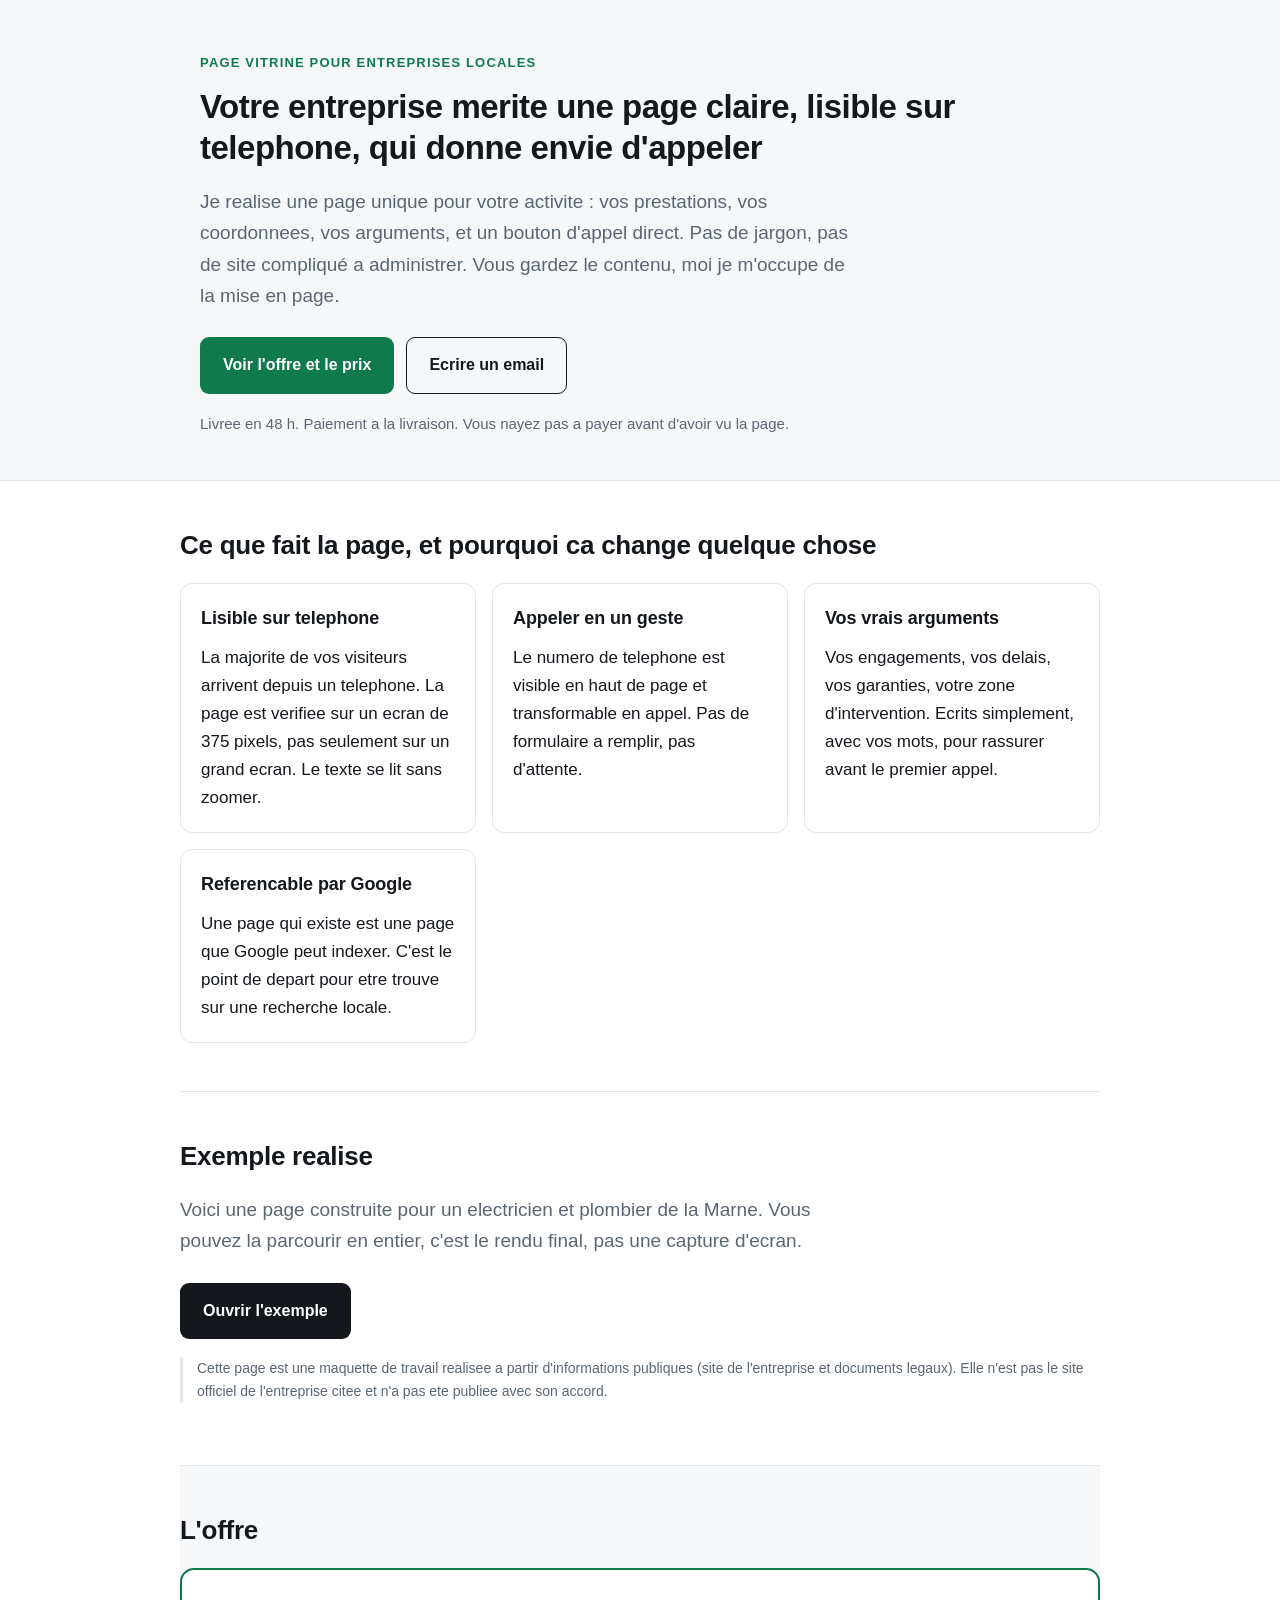
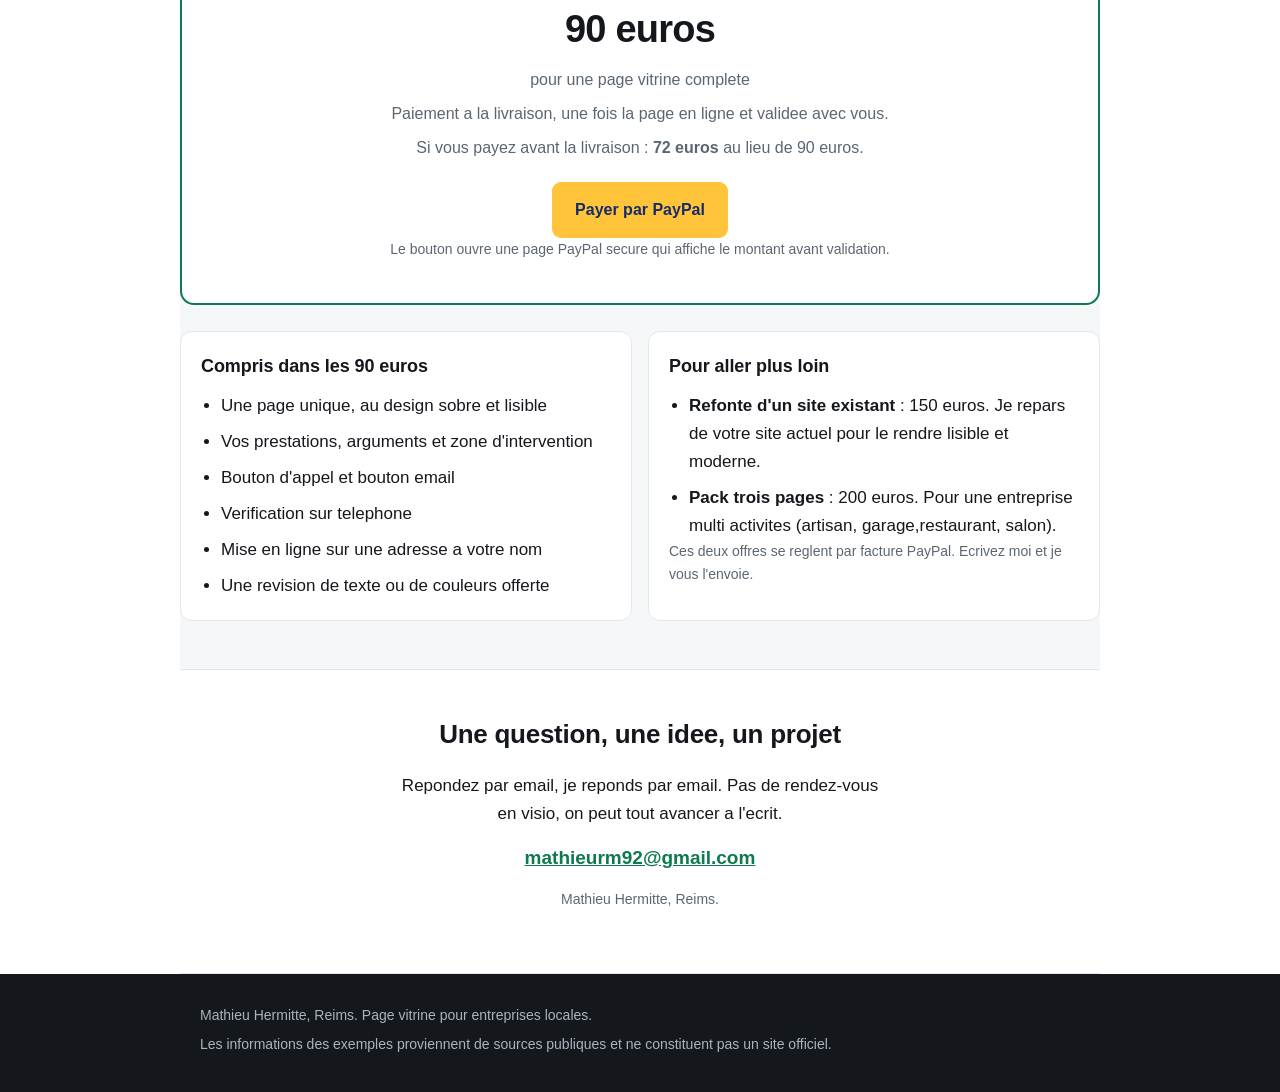
<file: index.html>
<!DOCTYPE html>
<html lang="fr">
<head>
<meta charset="utf-8">
<meta name="viewport" content="width=device-width, initial-scale=1.0">
<title>Mathieu Hermitte, creation de page vitrine pour artisans</title>
<meta name="description" content="Page vitrine claire et rapide pour votre entreprise locale. 90 euros, paiement a la livraison. Exemple realise en une journee.">
<link rel="stylesheet" href="style.css">
</head>
<body>

<header class="head">
  <div class="wrap">
    <p class="kicker">Page vitrine pour entreprises locales</p>
    <h1>Votre entreprise merite une page claire, lisible sur telephone, qui donne envie d'appeler</h1>
    <p class="lead">
      Je realise une page unique pour votre activite : vos prestations, vos
      coordonnees, vos arguments, et un bouton d'appel direct. Pas de jargon,
      pas de site compliqué a administrer. Vous gardez le contenu, moi je m'occupe de la mise en page.
    </p>
    <div class="actions">
      <a class="btn btn-primary" href="#offre">Voir l'offre et le prix</a>
      <a class="btn btn-ghost" href="mailto:mathieurm92@gmail.com?subject=Demande%20de%20page%20vitrine">Ecrire un email</a>
    </div>
    <p class="reassure">Livree en 48 h. Paiement a la livraison. Vous nayez pas a payer avant d'avoir vu la page.</p>
  </div>
</header>

<section class="wrap block">
  <h2>Ce que fait la page, et pourquoi ca change quelque chose</h2>
  <div class="grid">
    <article class="card">
      <h3>Lisible sur telephone</h3>
      <p>La majorite de vos visiteurs arrivent depuis un telephone. La page est verifiee sur un ecran de 375 pixels, pas seulement sur un grand ecran. Le texte se lit sans zoomer.</p>
    </article>
    <article class="card">
      <h3>Appeler en un geste</h3>
      <p>Le numero de telephone est visible en haut de page et transformable en appel. Pas de formulaire a remplir, pas d'attente.</p>
    </article>
    <article class="card">
      <h3>Vos vrais arguments</h3>
      <p>Vos engagements, vos delais, vos garanties, votre zone d'intervention. Ecrits simplement, avec vos mots, pour rassurer avant le premier appel.</p>
    </article>
    <article class="card">
      <h3>Referencable par Google</h3>
      <p>Une page qui existe est une page que Google peut indexer. C'est le point de depart pour etre trouve sur une recherche locale.</p>
    </article>
  </div>
</section>

<section class="wrap block">
  <h2>Exemple realise</h2>
  <p class="lead">
    Voici une page construite pour un electricien et plombier de la Marne.
    Vous pouvez la parcourir en entier, c'est le rendu final, pas une capture d'ecran.
  </p>
  <p>
    <a class="btn btn-dark" href="exemple-ay-electricite/index.html">Ouvrir l'exemple</a>
  </p>
  <p class="disclaimer">
    Cette page est une maquette de travail realisee a partir d'informations
    publiques (site de l'entreprise et documents legaux). Elle n'est pas le site
    officiel de l'entreprise citee et n'a pas ete publiee avec son accord.
  </p>
</section>

<section class="wrap block offer" id="offre">
  <h2>L'offre</h2>

  <div class="price-card">
    <p class="price"><span class="amount">90 euros</span> <span class="ttc">pour une page vitrine complete</span></p>
    <p class="price-sub">Paiement a la livraison, une fois la page en ligne et validee avec vous.</p>
    <p class="price-sub">Si vous payez avant la livraison : <strong>72 euros</strong> au lieu de 90 euros.</p>
    <p class="actions">
      <a class="btn btn-pay" href="https://www.paypal.com/ncp/payment/W67Z2SZAMKWU8" rel="noopener">Payer par PayPal</a>
    </p>
    <p class="small">Le bouton ouvre une page PayPal secure qui affiche le montant avant validation.</p>
  </div>

  <div class="grid grid-2">
    <article class="card">
      <h3>Compris dans les 90 euros</h3>
      <ul>
        <li>Une page unique, au design sobre et lisible</li>
        <li>Vos prestations, arguments et zone d'intervention</li>
        <li>Bouton d'appel et bouton email</li>
        <li>Verification sur telephone</li>
        <li>Mise en ligne sur une adresse a votre nom</li>
        <li>Une revision de texte ou de couleurs offerte</li>
      </ul>
    </article>
    <article class="card">
      <h3>Pour aller plus loin</h3>
      <ul>
        <li><strong>Refonte d'un site existant</strong> : 150 euros. Je repars de votre site actuel pour le rendre lisible et moderne.</li>
        <li><strong>Pack trois pages</strong> : 200 euros. Pour une entreprise multi activites (artisan, garage,restaurant, salon).</li>
      </ul>
      <p class="small">Ces deux offres se reglent par facture PayPal. Ecrivez moi et je vous l'envoie.</p>
    </article>
  </div>
</section>

<section class="wrap block contact-band">
  <h2>Une question, une idee, un projet</h2>
  <p>
    Repondez par email, je reponds par email. Pas de rendez-vous en
    visio, on peut tout avancer a l'ecrit.
  </p>
  <p class="mail"><a href="mailto:mathieurm92@gmail.com">mathieurm92@gmail.com</a></p>
  <p class="small">Mathieu Hermitte, Reims.</p>
</section>

<footer class="foot">
  <div class="wrap">
    <p>Mathieu Hermitte, Reims. Page vitrine pour entreprises locales.</p>
    <p>Les informations des exemples proviennent de sources publiques et ne constituent pas un site officiel.</p>
  </div>
</footer>

</body>
</html>
</file>
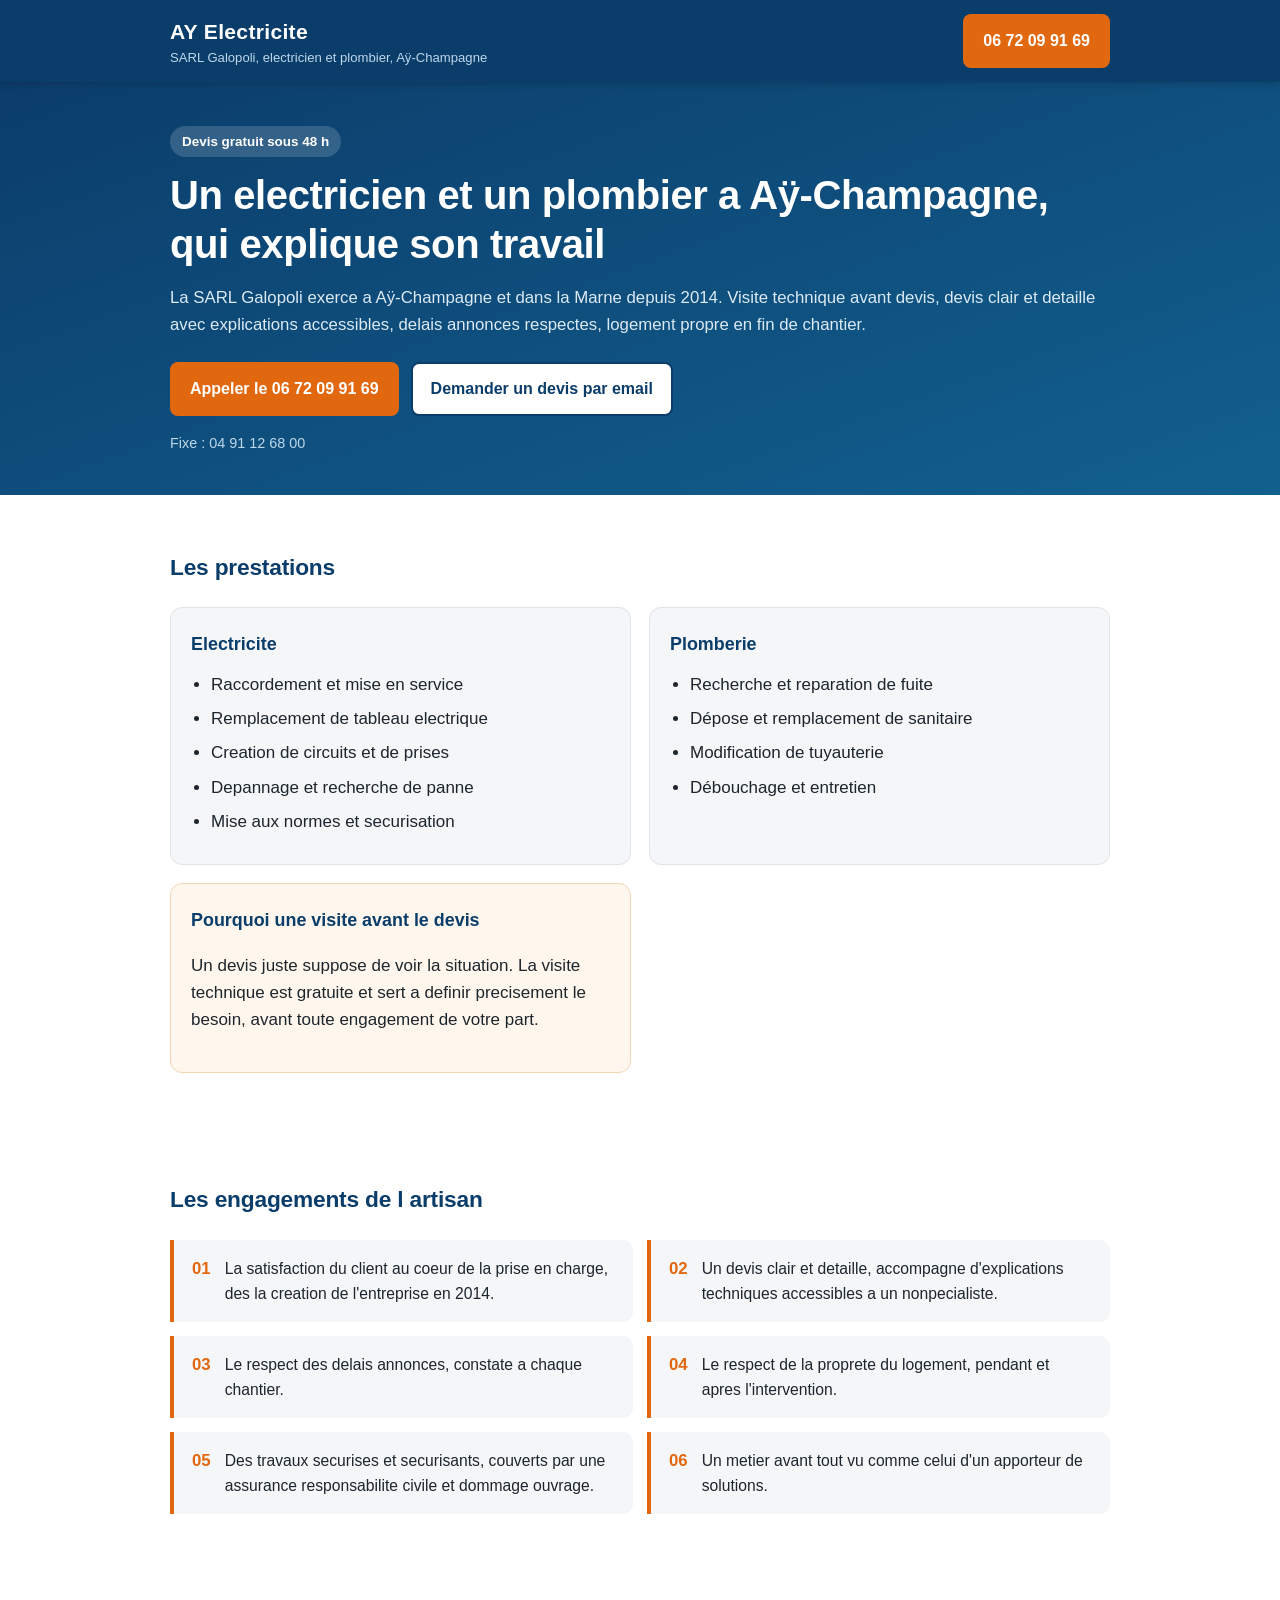
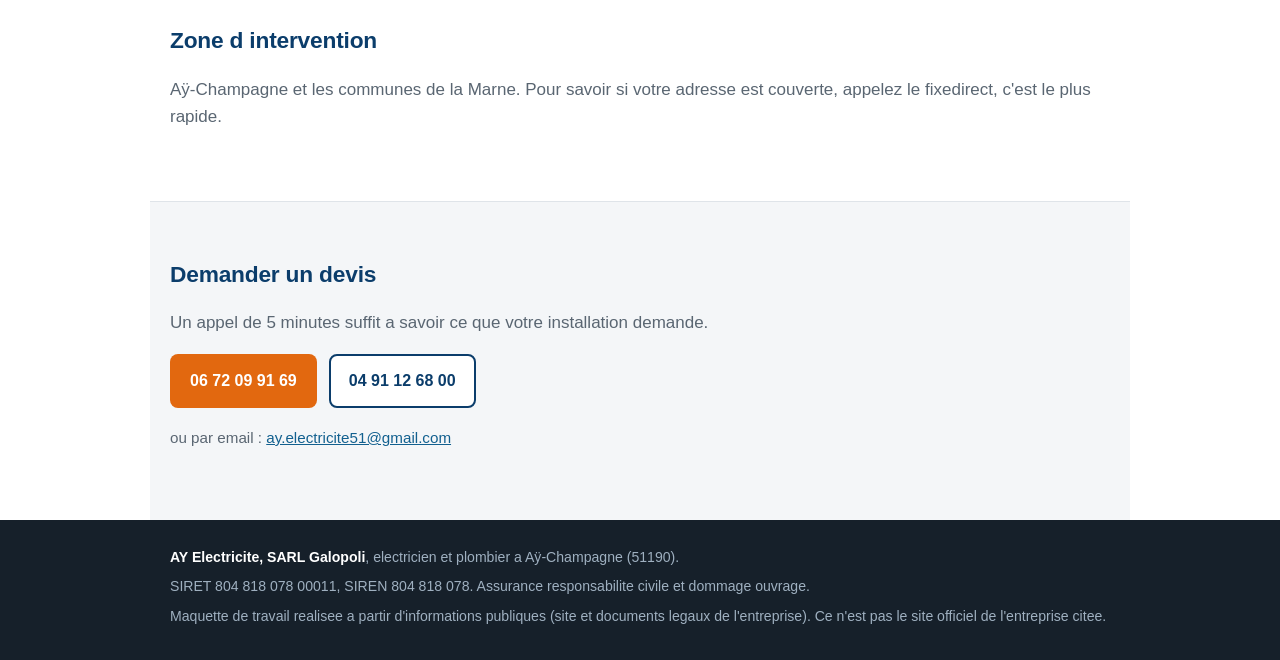
<file: exemple-ay-electricite/index.html>
<!DOCTYPE html>
<html lang="fr">
<head>
<meta charset="utf-8">
<meta name="viewport" content="width=device-width, initial-scale=1.0">
<title>AY Electricite, SARL Galopoli, electricien et plombier a Aÿ-Champagne</title>
<meta name="description" content="Electricien et plombier a Aÿ-Champagne et dans la Marne. Devis clair et detaille, delais respectes, travaux assures. SARL Galopoli, SIRET 804 818 078 00011.">
<link rel="stylesheet" href="style.css">
</head>
<body>

<header class="site-head">
  <div class="wrap head-inner">
    <div class="brand">
      <span class="brand-name">AY Electricite</span>
      <span class="brand-sub">SARL Galopoli, electricien et plombier, Aÿ-Champagne</span>
    </div>
    <a class="btn btn-call" href="tel:+33672099169">06 72 09 91 69</a>
  </div>
</header>

<main>

  <section class="hero">
    <div class="wrap">
      <p class="eyebrow">Devis gratuit sous 48 h</p>
      <h1>Un electricien et un plombier a Aÿ-Champagne, qui explique son travail</h1>
      <p class="lead">
        La SARL Galopoli exerce a Aÿ-Champagne et dans la Marne depuis 2014.
        Visite technique avant devis, devis clair et detaille avec explications
        accessibles, delais annonces respectes, logement propre en fin de chantier.
      </p>
      <div class="hero-actions">
        <a class="btn btn-primary" href="tel:+33672099169">Appeler le 06 72 09 91 69</a>
        <a class="btn btn-ghost" href="mailto:ay.electricite51@gmail.com?subject=Demande%20de%20devis">Demander un devis par email</a>
      </div>
      <p class="fixe">Fixe : 04 91 12 68 00</p>
    </div>
  </section>

  <section class="wrap block">
    <h2>Les prestations</h2>
    <div class="grid">
      <article class="card">
        <h3>Electricite</h3>
        <ul>
          <li>Raccordement et mise en service</li>
          <li>Remplacement de tableau electrique</li>
          <li>Creation de circuits et de prises</li>
          <li>Depannage et recherche de panne</li>
          <li>Mise aux normes et securisation</li>
        </ul>
      </article>
      <article class="card">
        <h3>Plomberie</h3>
        <ul>
          <li>Recherche et reparation de fuite</li>
          <li>Dépose et remplacement de sanitaire</li>
          <li>Modification de tuyauterie</li>
          <li>Débouchage et entretien</li>
        </ul>
      </article>
      <article class="card card-accent">
        <h3>Pourquoi une visite avant le devis</h3>
        <p>
          Un devis juste suppose de voir la situation. La visite technique est
          gratuite et sert a definir precisement le besoin, avant toute
          engagement de votre part.
        </p>
      </article>
    </div>
  </section>

  <section class="wrap block">
    <h2>Les engagements de l artisan</h2>
    <div class="engagements">
      <div class="eng">
        <span class="eng-num">01</span>
        <p>La satisfaction du client au coeur de la prise en charge, des la creation de l'entreprise en 2014.</p>
      </div>
      <div class="eng">
        <span class="eng-num">02</span>
        <p>Un devis clair et detaille, accompagne d'explications techniques accessibles a un nonpecialiste.</p>
      </div>
      <div class="eng">
        <span class="eng-num">03</span>
        <p>Le respect des delais annonces, constate a chaque chantier.</p>
      </div>
      <div class="eng">
        <span class="eng-num">04</span>
        <p>Le respect de la proprete du logement, pendant et apres l'intervention.</p>
      </div>
      <div class="eng">
        <span class="eng-num">05</span>
        <p>Des travaux securises et securisants, couverts par une assurance responsabilite civile et dommage ouvrage.</p>
      </div>
      <div class="eng">
        <span class="eng-num">06</span>
        <p>Un metier avant tout vu comme celui d'un apporteur de solutions.</p>
      </div>
    </div>
  </section>

  <section class="wrap block">
    <h2>Zone d intervention</h2>
    <p>
      Aÿ-Champagne et les communes de la Marne. Pour savoir si votre adresse est
      couverte, appelez le fixedirect, c'est le plus rapide.
    </p>
  </section>

  <section class="wrap block contact-band">
    <h2>Demander un devis</h2>
    <p>Un appel de 5 minutes suffit a savoir ce que votre installation demande.</p>
    <div class="hero-actions">
      <a class="btn btn-primary" href="tel:+33672099169">06 72 09 91 69</a>
      <a class="btn btn-ghost" href="tel:+33491126800">04 91 12 68 00</a>
    </div>
    <p class="mail">ou par email : <a href="mailto:ay.electricite51@gmail.com">ay.electricite51@gmail.com</a></p>
  </section>

</main>

<footer class="site-foot">
  <div class="wrap">
    <p><strong>AY Electricite, SARL Galopoli</strong>, electricien et plombier a Aÿ-Champagne (51190).</p>
    <p>SIRET 804 818 078 00011, SIREN 804 818 078. Assurance responsabilite civile et dommage ouvrage.</p>
    <p>Maquette de travail realisee a partir d'informations publiques (site et documents legaux de l'entreprise). Ce n'est pas le site officiel de l'entreprise citee.</p>
  </div>
</footer>

</body>
</html>
</file>
<file: style.css>
:root{
  --ink:#14181d;
  --muted:#5b6672;
  --line:#e2e7ec;
  --bg:#ffffff;
  --soft:#f5f7f9;
  --accent:#0f7a4d;
  --accent-dark:#0b5c3a;
  --dark:#14181d;
}

*{box-sizing:border-box;}

html{
  -webkit-text-size-adjust:100%;
}

body{
  margin:0;
  font-family:-apple-system,BlinkMacSystemFont,"Segoe UI",Roboto,Helvetica,Arial,sans-serif;
  color:var(--ink);
  background:var(--bg);
  font-size:17px;
  line-height:1.65;
  overflow-wrap:break-word;
}

img{
  max-width:100%;
  height:auto;
}

.wrap{
  max-width:920px;
  margin:0 auto;
  padding:0 20px;
}

.head{
  background:var(--soft);
  border-bottom:1px solid var(--line);
  padding:52px 0 44px;
}

.kicker{
  text-transform:uppercase;
  letter-spacing:.09em;
  font-size:13px;
  font-weight:700;
  color:var(--accent);
  margin:0 0 14px;
}

h1{
  font-size:33px;
  line-height:1.22;
  margin:0 0 18px;
  letter-spacing:-.015em;
}

.lead{
  font-size:19px;
  color:var(--muted);
  margin:0 0 26px;
  max-width:62ch;
}

.reassure{
  font-size:15px;
  color:var(--muted);
  margin:18px 0 0;
}

.block{
  padding:48px 0;
  border-bottom:1px solid var(--line);
}

h2{
  font-size:26px;
  line-height:1.3;
  margin:0 0 20px;
  letter-spacing:-.01em;
}

h3{
  font-size:18px;
  margin:0 0 10px;
  letter-spacing:-.005em;
}

p{
  margin:0 0 14px;
}

.grid{
  display:grid;
  grid-template-columns:repeat(auto-fit,minmax(230px,1fr));
  gap:16px;
  margin-top:20px;
}

.grid-2{
  grid-template-columns:1fr;
}

@media (min-width:680px){
  .grid-2{
    grid-template-columns:1fr 1fr;
  }
}

.card{
  background:var(--bg);
  border:1px solid var(--line);
  border-radius:12px;
  padding:20px;
}

.card p:last-child{
  margin-bottom:0;
}

.card ul{
  margin:0;
  padding-left:20px;
}

.card li{
  margin-bottom:8px;
}

.card li:last-child{
  margin-bottom:0;
}

.actions{
  display:flex;
  flex-wrap:wrap;
  gap:12px;
  margin:22px 0 0;
}

.btn{
  display:inline-block;
  padding:14px 22px;
  border-radius:9px;
  font-size:16px;
  font-weight:600;
  text-decoration:none;
  border:1px solid transparent;
  text-align:center;
}

.btn-primary{
  background:var(--accent);
  color:#fff;
}

.btn-primary:hover{
  background:var(--accent-dark);
}

.btn-ghost{
  background:transparent;
  color:var(--ink);
  border-color:var(--ink);
}

.btn-dark{
  background:var(--dark);
  color:#fff;
}

.btn-pay{
  background:#ffc439;
  color:#142c69;
}

.offer{
  background:var(--soft);
}

.price-card{
  background:var(--bg);
  border:2px solid var(--accent);
  border-radius:14px;
  padding:28px 22px;
  margin:0 0 26px;
  text-align:center;
}

.price{
  margin:0 0 8px;
}

.amount{
  font-size:38px;
  font-weight:800;
  letter-spacing:-.02em;
  color:var(--ink);
}

.ttc{
  font-size:16px;
  color:var(--muted);
  display:block;
  margin-top:6px;
}

.price-sub{
  margin:0 0 8px;
  color:var(--muted);
  font-size:16px;
}

.price-card .actions{
  justify-content:center;
  margin-top:20px;
}

.small{
  font-size:14px;
  color:var(--muted);
}

.disclaimer{
  font-size:14px;
  color:var(--muted);
  border-left:3px solid var(--line);
  padding-left:14px;
  margin-top:18px;
}

.contact-band{
  text-align:center;
}

.contact-band p{
  max-width:52ch;
  margin-left:auto;
  margin-right:auto;
}

.mail a{
  color:var(--accent);
  font-weight:600;
  font-size:19px;
}

.foot{
  background:var(--dark);
  color:#aab4be;
  padding:30px 0;
  font-size:14px;
}

.foot p{
  margin:0 0 6px;
}

@media (max-width:520px){
  h1{
    font-size:27px;
  }

  h2{
    font-size:22px;
  }

  .lead{
    font-size:17px;
  }

  .amount{
    font-size:32px;
  }

  .btn{
    width:100%;
  }
}
</file>
<file: exemple-ay-electricite/style.css>
/* AY Electricite, SARL Galopoli : feuille de style mobile d'abord.
   Objectif : 0 px de debordement sur un ecran de 375 px. */

:root {
  --bleu: #0b3d6b;
  --bleu-clair: #12608f;
  --orange: #e2680f;
  --gris: #5a6672;
  --fond: #f4f6f8;
  --trait: #dfe4e9;
}

* { box-sizing: border-box; }

html, body {
  margin: 0;
  padding: 0;
  max-width: 100%;
  overflow-x: hidden;
}

body {
  font-family: "Segoe UI", Roboto, "Helvetica Neue", Arial, sans-serif;
  font-size: 17px;
  line-height: 1.6;
  color: #1d252d;
  background: #fff;
}

.wrap {
  width: 100%;
  max-width: 980px;
  margin: 0 auto;
  padding: 0 20px;
}

/* ---------- en tete ---------- */

.site-head {
  background: var(--bleu);
  color: #fff;
  padding: 14px 0;
  position: sticky;
  top: 0;
  z-index: 10;
  box-shadow: 0 2px 8px rgba(0, 0, 0, .18);
}

.head-inner {
  display: flex;
  flex-wrap: wrap;
  align-items: center;
  justify-content: space-between;
  gap: 10px;
}

.brand { min-width: 0; }

.brand-name {
  display: block;
  font-size: 1.32rem;
  font-weight: 700;
  letter-spacing: .3px;
}

.brand-sub {
  display: block;
  font-size: .82rem;
  color: #bcd7ea;
  line-height: 1.35;
}

/* ---------- boutons ---------- */

.btn {
  display: inline-block;
  padding: 12px 18px;
  border-radius: 8px;
  font-weight: 600;
  font-size: 1rem;
  text-decoration: none;
  text-align: center;
  border: 2px solid transparent;
}

.btn-call { background: var(--orange); color: #fff; white-space: nowrap; }

.btn-primary { background: var(--orange); color: #fff; }

.btn-ghost {
  background: #fff;
  color: var(--bleu);
  border-color: var(--bleu);
}

/* ---------- bloc d'accueil ---------- */

.hero {
  background: linear-gradient(160deg, var(--bleu) 0%, var(--bleu-clair) 100%);
  color: #fff;
  padding: 44px 0 40px;
}

.eyebrow {
  display: inline-block;
  background: rgba(255, 255, 255, .16);
  padding: 5px 12px;
  border-radius: 20px;
  font-size: .84rem;
  font-weight: 600;
  margin: 0 0 14px;
}

h1 {
  font-size: 1.85rem;
  line-height: 1.22;
  margin: 0 0 16px;
  letter-spacing: -.4px;
}

.lead { font-size: 1.05rem; color: #dceaf4; margin: 0 0 24px; }

.hero-actions {
  display: flex;
  flex-wrap: wrap;
  gap: 12px;
}

.fixe { margin: 16px 0 0; font-size: .9rem; color: #bcd7ea; }

/* ---------- sections ---------- */

.block { padding: 42px 20px; }

h2 {
  font-size: 1.42rem;
  margin: 0 0 8px;
  color: var(--bleu);
  letter-spacing: -.2px;
}

.block > p { color: var(--gris); }

.grid {
  display: grid;
  grid-template-columns: 1fr;
  gap: 18px;
  margin-top: 22px;
}

.card {
  background: var(--fond);
  border: 1px solid var(--trait);
  border-radius: 12px;
  padding: 22px 20px;
}

.card h3 {
  margin: 0 0 12px;
  font-size: 1.12rem;
  color: var(--bleu);
}

.card ul { margin: 0; padding-left: 20px; }

.card li { margin-bottom: 7px; }

.card-accent {
  background: #fff7ed;
  border-color: #f3d5b4;
}

/* ---------- engagements ---------- */

.engagements {
  display: grid;
  grid-template-columns: 1fr;
  gap: 14px;
  margin-top: 22px;
}

.eng {
  display: flex;
  gap: 14px;
  align-items: flex-start;
  padding: 16px 18px;
  border-left: 4px solid var(--orange);
  background: var(--fond);
  border-radius: 0 10px 10px 0;
}

.eng-num {
  font-weight: 700;
  color: var(--orange);
  font-size: 1.05rem;
  flex-shrink: 0;
}

.eng p { margin: 0; font-size: .98rem; }

/* ---------- contact ---------- */

.contact-band {
  background: var(--fond);
  border-top: 1px solid var(--trait);
}

.contact-band .hero-actions { margin-top: 18px; }

.mail { margin-top: 18px; font-size: .95rem; color: var(--gris); }

.mail a { color: var(--bleu-clair); }

/* ---------- pied ---------- */

.site-foot {
  background: #16202a;
  color: #9fb0c0;
  padding: 26px 0;
  font-size: .88rem;
}

.site-foot p { margin: 0 0 7px; }

.site-foot strong { color: #fff; }

/* ---------- écrans larges ---------- */

@media (min-width: 760px) {
  h1 { font-size: 2.5rem; }
  .grid { grid-template-columns: repeat(2, 1fr); }
  .engagements { grid-template-columns: repeat(2, 1fr); }
  .block { padding: 54px 20px; }
}
</file>
